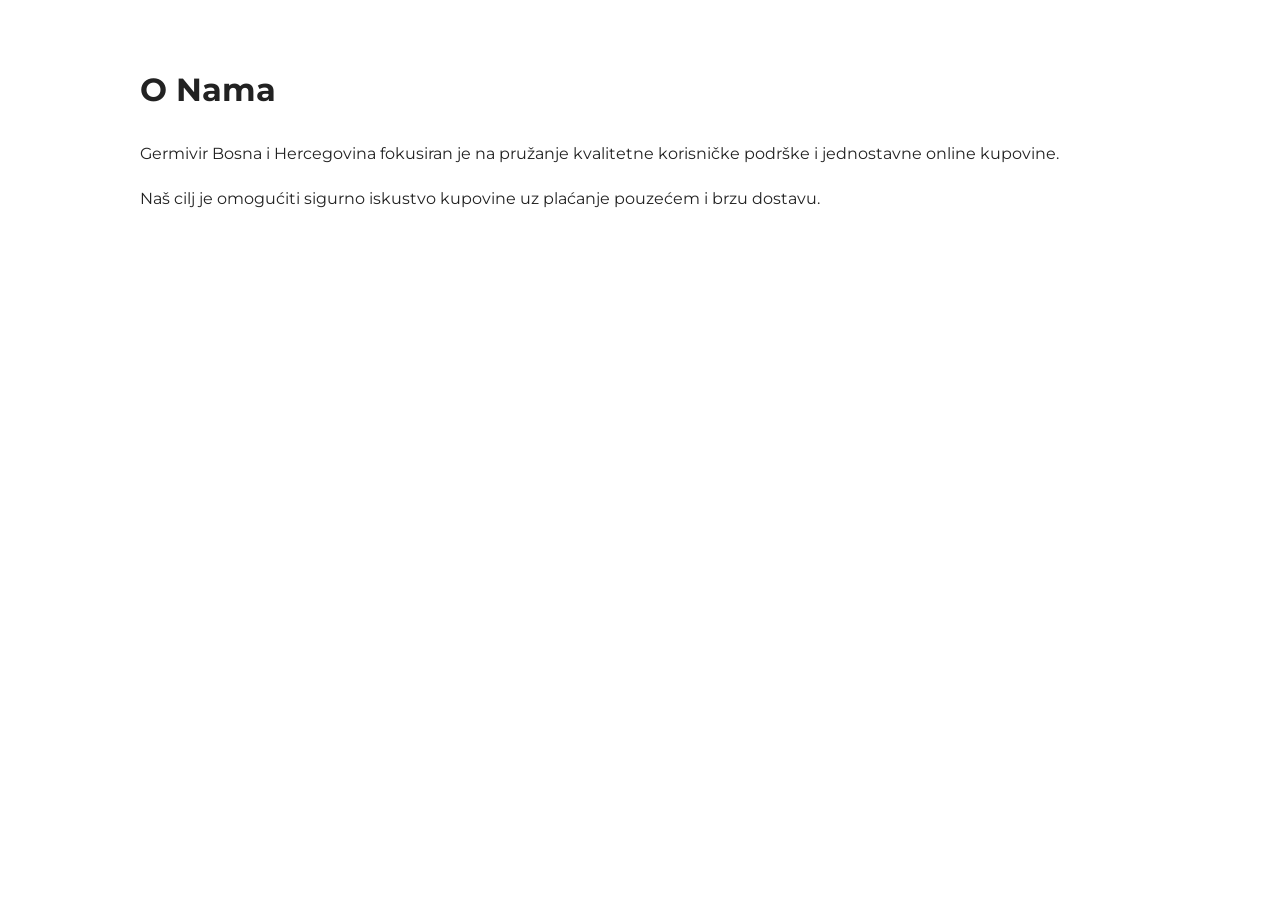
<file: about.html>
<!DOCTYPE html>
<html lang="bs">
<head>
<meta charset="UTF-8">
<meta name="viewport" content="width=device-width, initial-scale=1.0">
<title>O Nama | Germivir</title>
<link href="https://fonts.googleapis.com/css2?family=Montserrat:wght@400;500;700&display=swap" rel="stylesheet">
<style>
body{
font-family:Montserrat,sans-serif;
max-width:1000px;
margin:auto;
padding:40px 20px;
line-height:1.8;
color:#222;
}
</style>
</head>
<body>

<h1>O Nama</h1>

<p>Germivir Bosna i Hercegovina fokusiran je na pružanje kvalitetne korisničke podrške i jednostavne online kupovine.</p>

<p>Naš cilj je omogućiti sigurno iskustvo kupovine uz plaćanje pouzećem i brzu dostavu.</p>

</body>
</html>
</file>
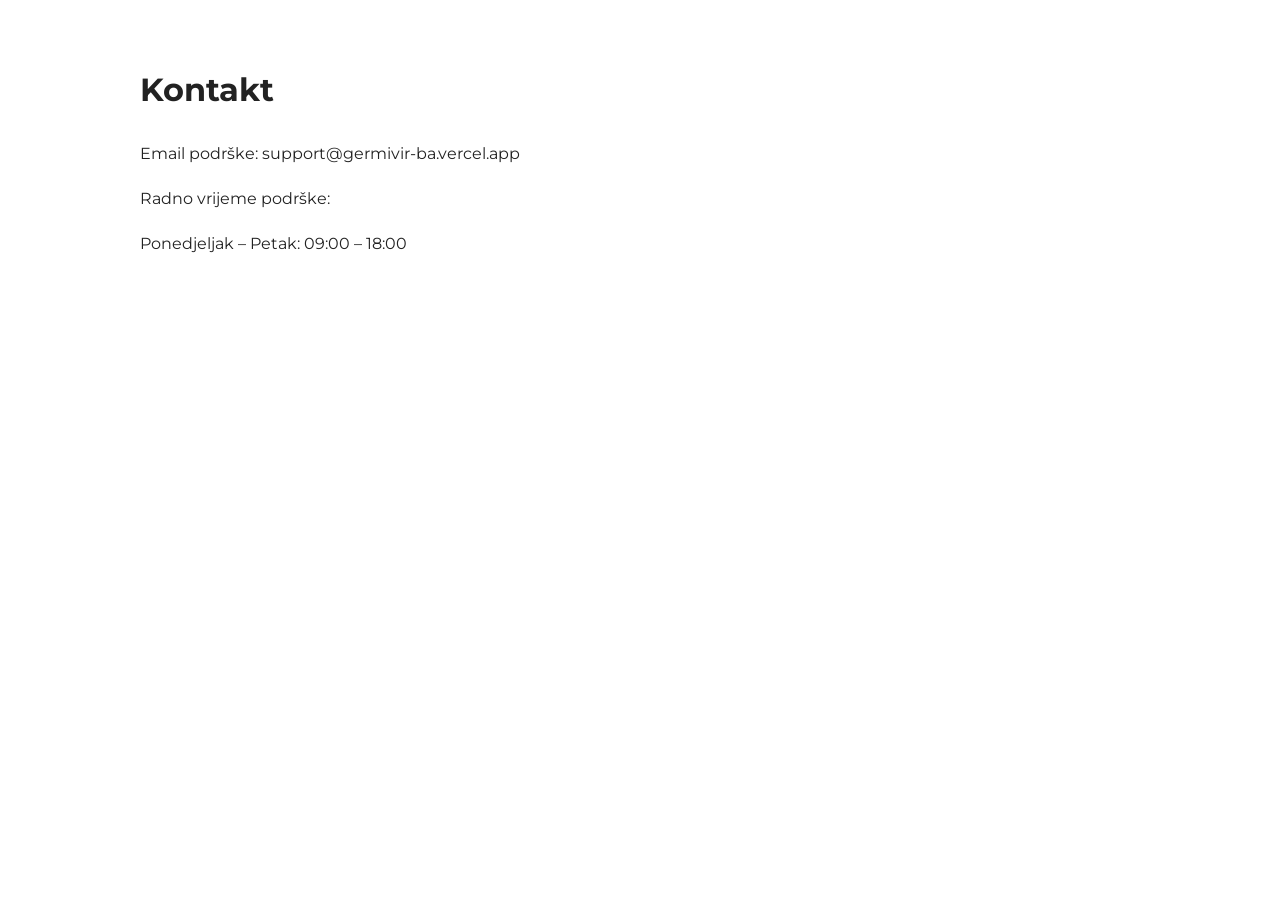
<file: contact.html>
<!DOCTYPE html>
<html lang="bs">
<head>
<meta charset="UTF-8">
<meta name="viewport" content="width=device-width, initial-scale=1.0">
<title>Kontakt | Germivir</title>
<link href="https://fonts.googleapis.com/css2?family=Montserrat:wght@400;500;700&display=swap" rel="stylesheet">
<style>
body{
font-family:Montserrat,sans-serif;
max-width:1000px;
margin:auto;
padding:40px 20px;
line-height:1.8;
color:#222;
}
</style>
</head>
<body>

<h1>Kontakt</h1>

<p>Email podrške: support@germivir-ba.vercel.app</p>

<p>Radno vrijeme podrške:</p>

<p>Ponedjeljak – Petak: 09:00 – 18:00</p>

</body>
</html>
</file>
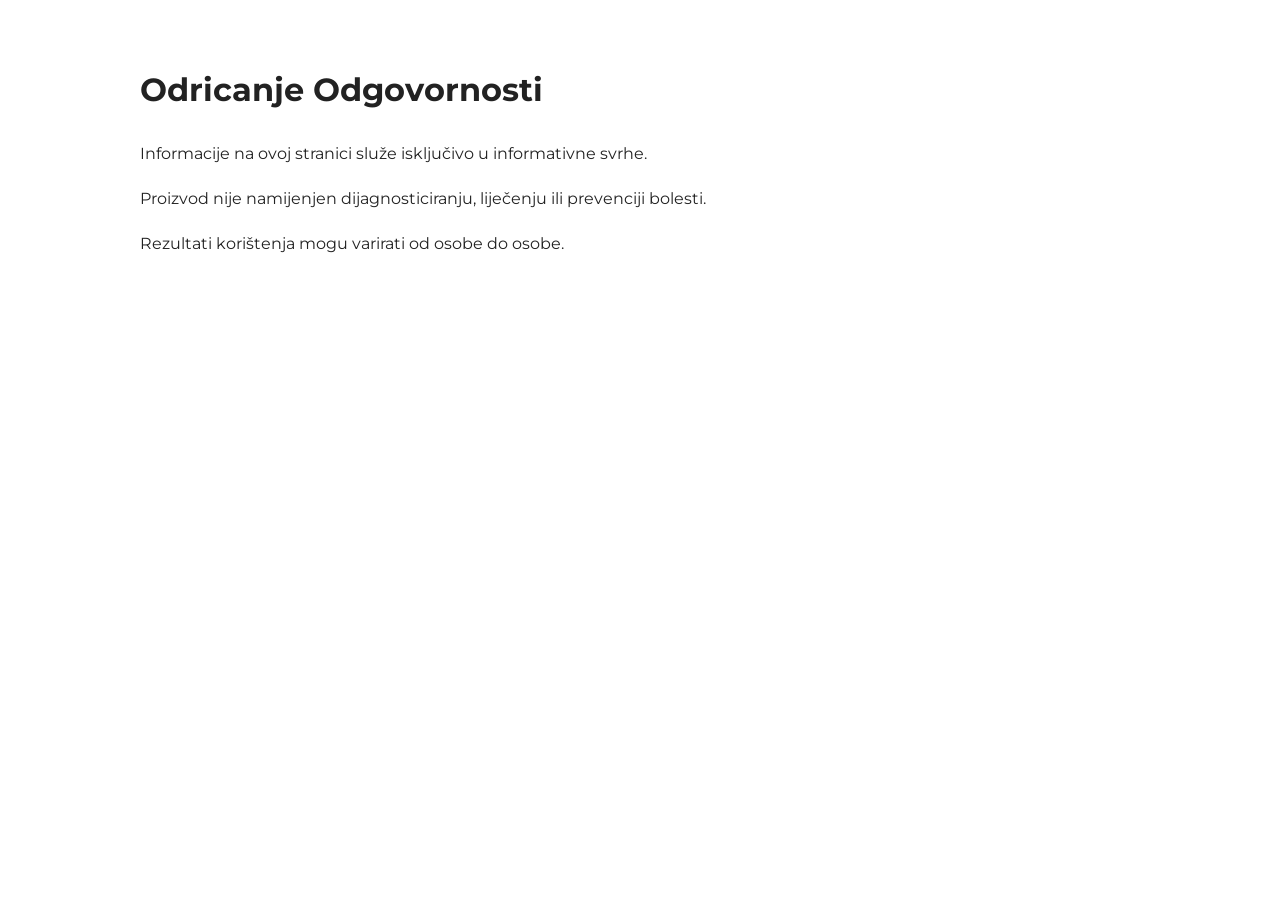
<file: disclaimer.html>
<!DOCTYPE html>
<html lang="bs">
<head>
<meta charset="UTF-8">
<meta name="viewport" content="width=device-width, initial-scale=1.0">
<title>Odricanje Odgovornosti | Germivir</title>
<link href="https://fonts.googleapis.com/css2?family=Montserrat:wght@400;500;700&display=swap" rel="stylesheet">
<style>
body{
font-family:Montserrat,sans-serif;
max-width:1000px;
margin:auto;
padding:40px 20px;
line-height:1.8;
color:#222;
}
</style>
</head>
<body>

<h1>Odricanje Odgovornosti</h1>

<p>Informacije na ovoj stranici služe isključivo u informativne svrhe.</p>

<p>Proizvod nije namijenjen dijagnosticiranju, liječenju ili prevenciji bolesti.</p>

<p>Rezultati korištenja mogu varirati od osobe do osobe.</p>

</body>
</html>
</file>
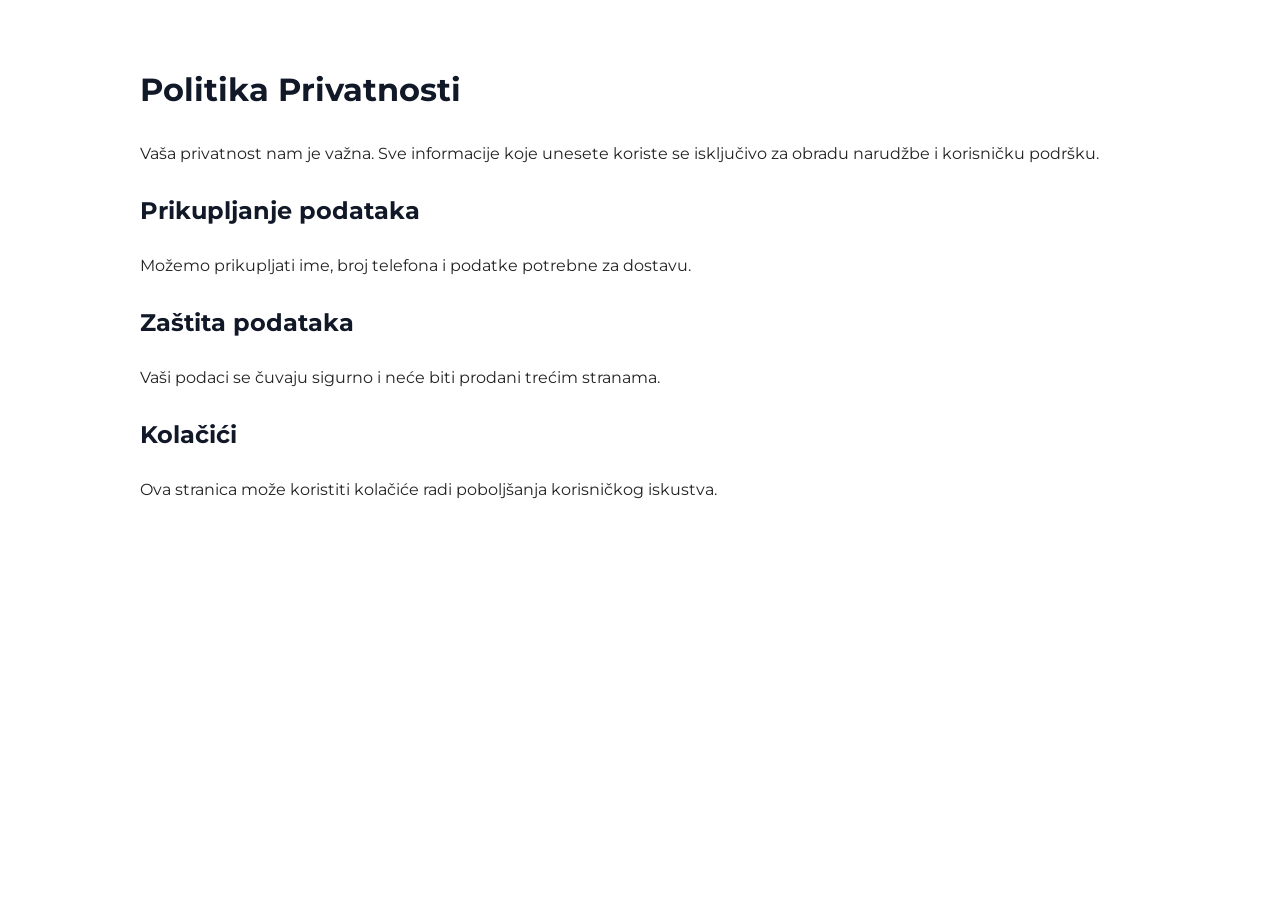
<file: privacy.html>
<!DOCTYPE html>
<html lang="bs">
<head>
<meta charset="UTF-8">
<meta name="viewport" content="width=device-width, initial-scale=1.0">
<title>Politika Privatnosti | Germivir</title>
<link href="https://fonts.googleapis.com/css2?family=Montserrat:wght@400;500;700&display=swap" rel="stylesheet">
<style>
body{
font-family:Montserrat,sans-serif;
max-width:1000px;
margin:auto;
padding:40px 20px;
line-height:1.8;
color:#222;
}
h1,h2{
color:#111827;
}
</style>
</head>
<body>

<h1>Politika Privatnosti</h1>

<p>Vaša privatnost nam je važna. Sve informacije koje unesete koriste se isključivo za obradu narudžbe i korisničku podršku.</p>

<h2>Prikupljanje podataka</h2>
<p>Možemo prikupljati ime, broj telefona i podatke potrebne za dostavu.</p>

<h2>Zaštita podataka</h2>
<p>Vaši podaci se čuvaju sigurno i neće biti prodani trećim stranama.</p>

<h2>Kolačići</h2>
<p>Ova stranica može koristiti kolačiće radi poboljšanja korisničkog iskustva.</p>

</body>
</html>
</file>
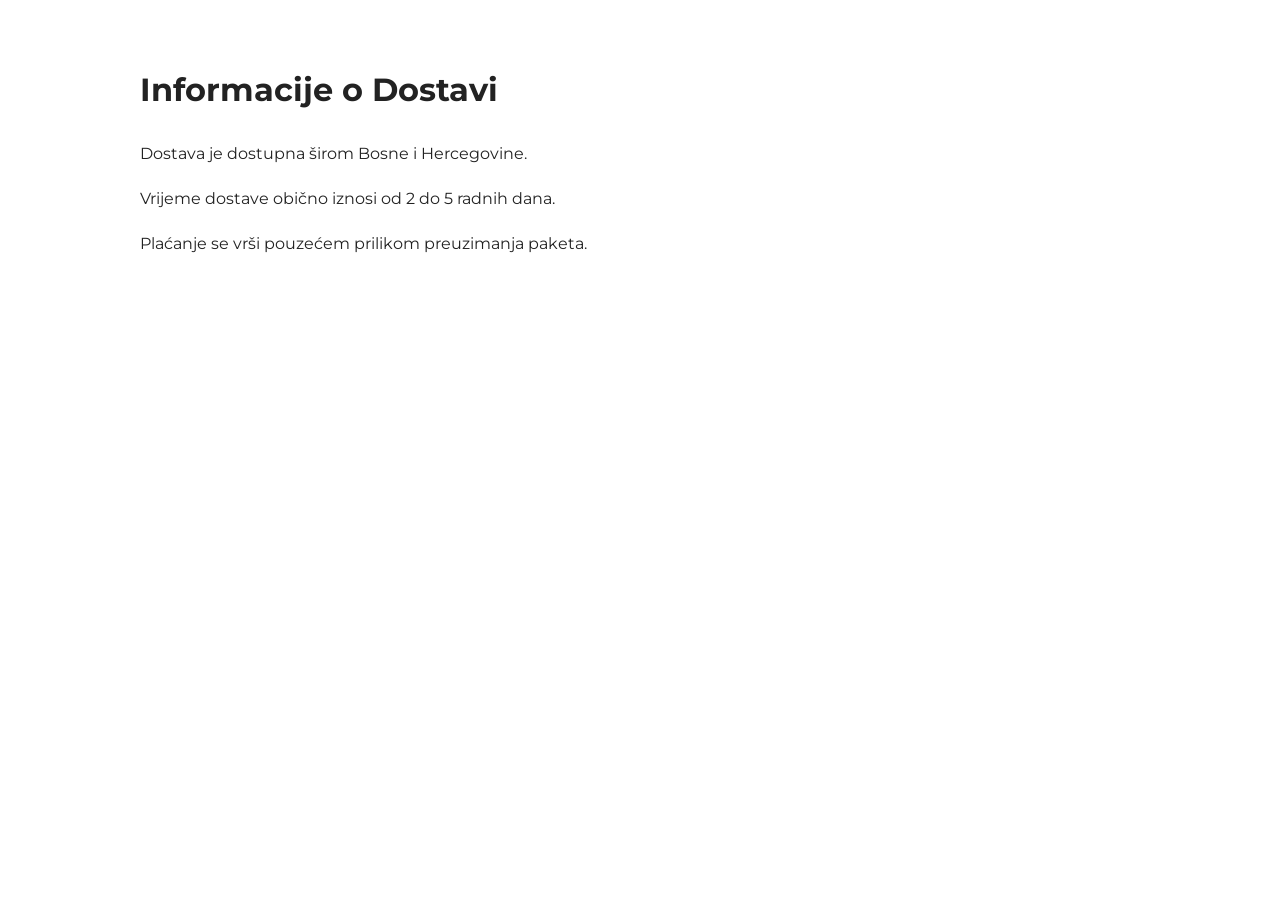
<file: shipping.html>
<!DOCTYPE html>
<html lang="bs">
<head>
<meta charset="UTF-8">
<meta name="viewport" content="width=device-width, initial-scale=1.0">
<title>Dostava | Germivir</title>
<link href="https://fonts.googleapis.com/css2?family=Montserrat:wght@400;500;700&display=swap" rel="stylesheet">
<style>
body{
font-family:Montserrat,sans-serif;
max-width:1000px;
margin:auto;
padding:40px 20px;
line-height:1.8;
color:#222;
}
</style>
</head>
<body>

<h1>Informacije o Dostavi</h1>

<p>Dostava je dostupna širom Bosne i Hercegovine.</p>

<p>Vrijeme dostave obično iznosi od 2 do 5 radnih dana.</p>

<p>Plaćanje se vrši pouzećem prilikom preuzimanja paketa.</p>

</body>
</html>
</file>
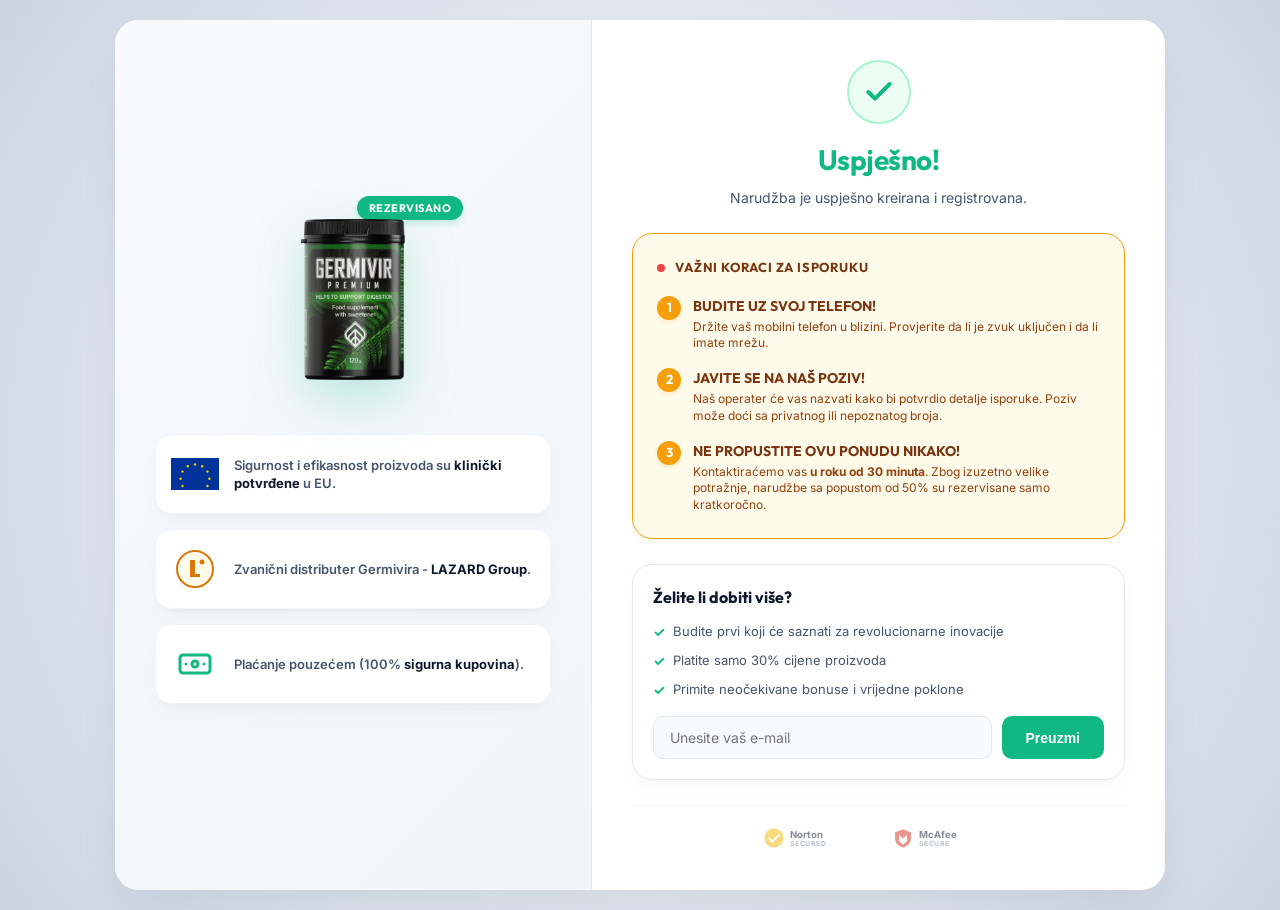
<file: success.html>
<!DOCTYPE html>
<html lang="bs-BA">
<head>
    <meta http-equiv="Content-Type" content="text/html;charset=UTF-8">
    <meta http-equiv="X-UA-Compatible" content="IE=edge">
    <meta name="viewport" content="width=device-width, initial-scale=1.0, maximum-scale=1.0">
    <title>Uspješno! Vaša narudžba je primljena</title>
    <!-- Modern Premium Typography -->
    <link href="https://fonts.googleapis.com/css2?family=Inter:wght@400;500;600;700&family=Outfit:wght@400;600;700&display=swap" rel="stylesheet">
    <style>
        /* Base Reset & Variables */
        :root {
            --primary: #10b981;
            --primary-hover: #059669;
            --bg-gradient: radial-gradient(circle at 50% 50%, #f8fafc 0%, #cbd5e1 100%);
            --text-main: #0f172a;
            --text-muted: #475569;
            --accent-bg: #fffbeb;
            --accent-border: #f59e0b;
            --accent-text: #78350f;
            --accent-desc: #92400e;
            --card-bg: #ffffff;
            --shadow-subtle: 0 10px 25px -5px rgba(0, 0, 0, 0.03), 0 8px 10px -6px rgba(0, 0, 0, 0.03);
            --shadow-strong: 0 25px 50px -12px rgba(15, 23, 42, 0.08);
            --border-color: #e2e8f0;
        }

        * {
            margin: 0;
            padding: 0;
            border: 0;
            outline: 0;
            box-sizing: border-box;
        }

        body {
            background: var(--bg-gradient);
            min-height: 100vh;
            display: flex;
            align-items: center;
            justify-content: center;
            padding: 20px;
            color: var(--text-main);
            font-family: 'Outfit', 'Inter', sans-serif;
            line-height: 1.5;
        }

        /* Container & Layout */
        .success-container {
            max-width: 1050px;
            width: 100%;
            background: var(--card-bg);
            border-radius: 24px;
            box-shadow: var(--shadow-strong);
            overflow: hidden;
            display: grid;
            grid-template-columns: 1fr 1.2fr;
        }

        @media (max-width: 900px) {
            .success-container {
                grid-template-columns: 1fr;
            }
            body {
                padding: 10px;
            }
        }

        /* Left Column - Product & Trust */
        .left-col {
            background: linear-gradient(135deg, #f8fafc 0%, #f1f5f9 100%);
            padding: 40px;
            display: flex;
            flex-direction: column;
            align-items: center;
            justify-content: center;
            border-right: 1px solid var(--border-color);
        }

        @media (max-width: 900px) {
            .left-col {
                border-right: none;
                border-bottom: 1px solid var(--border-color);
                padding: 30px 20px;
            }
        }

        .product-box {
            position: relative;
            margin-bottom: 35px;
            transition: transform 0.3s ease;
        }

        .product-box:hover {
            transform: translateY(-5px);
        }

        .product-img-styled {
            max-width: 200px;
            height: auto;
            filter: drop-shadow(0 20px 25px rgba(16, 185, 129, 0.25));
        }

        .product-badge {
            position: absolute;
            top: -10px;
            right: -10px;
            background: var(--primary);
            color: #ffffff;
            font-size: 11px;
            font-weight: 700;
            padding: 4px 12px;
            border-radius: 12px;
            text-transform: uppercase;
            letter-spacing: 0.5px;
            box-shadow: 0 4px 6px rgba(16, 185, 129, 0.2);
        }

        .trust-list {
            width: 100%;
            display: flex;
            flex-direction: column;
            gap: 15px;
        }

        .trust-item {
            display: flex;
            align-items: center;
            gap: 15px;
            background: var(--card-bg);
            padding: 15px;
            border-radius: 16px;
            box-shadow: var(--shadow-subtle);
            border: 1px solid #f1f5f9;
        }

        .trust-icon-wrapper {
            flex-shrink: 0;
            width: 48px;
            height: 48px;
            display: flex;
            align-items: center;
            justify-content: center;
            border-radius: 12px;
        }

        .trust-icon-wrapper.eu-logo {
            border-radius: 4px;
            overflow: hidden;
        }

        .trust-text {
            font-size: 13px;
            font-weight: 600;
            color: var(--text-muted);
            line-height: 1.4;
            font-family: 'Inter', sans-serif;
        }

        .trust-text strong {
            color: var(--text-main);
        }

        /* Right Column - Success Header & Urgency */
        .right-col {
            padding: 40px;
            display: flex;
            flex-direction: column;
            justify-content: space-between;
        }

        @media (max-width: 900px) {
            .right-col {
                padding: 30px 20px;
            }
        }

        .success-header {
            text-align: center;
            margin-bottom: 25px;
        }

        .checkmark-container {
            display: inline-flex;
            align-items: center;
            justify-content: center;
            width: 64px;
            height: 64px;
            background: #ecfdf5;
            border-radius: 50%;
            color: var(--primary);
            margin-bottom: 15px;
            border: 2px solid #a7f3d0;
        }

        .checkmark-svg {
            width: 32px;
            height: 32px;
        }

        .success-title {
            font-size: 28px;
            font-weight: 700;
            color: var(--primary);
            margin-bottom: 6px;
            letter-spacing: -0.5px;
        }

        .success-subtitle {
            font-size: 14px;
            color: var(--text-muted);
            font-family: 'Inter', sans-serif;
        }

        /* Urgency Card with 3 Time Triggers */
        .urgency-card {
            background: var(--accent-bg);
            border: 1px solid var(--accent-border);
            border-radius: 20px;
            padding: 24px;
            margin-bottom: 25px;
            box-shadow: 0 4px 6px -1px rgba(245, 158, 11, 0.05);
        }

        .urgency-title-bar {
            display: flex;
            align-items: center;
            gap: 10px;
            margin-bottom: 18px;
        }

        .live-dot {
            width: 8px;
            height: 8px;
            background: #ef4444;
            border-radius: 50%;
            animation: live-pulse 1.5s infinite;
        }

        @keyframes live-pulse {
            0% { transform: scale(1); box-shadow: 0 0 0 0 rgba(239, 68, 68, 0.7); }
            70% { transform: scale(1); box-shadow: 0 0 0 8px rgba(239, 68, 68, 0); }
            100% { transform: scale(1); box-shadow: 0 0 0 0 rgba(239, 68, 68, 0); }
        }

        .urgency-title {
            font-size: 13px;
            font-weight: 700;
            color: var(--accent-text);
            text-transform: uppercase;
            letter-spacing: 0.8px;
        }

        .urgency-steps {
            display: flex;
            flex-direction: column;
            gap: 16px;
            list-style: none;
        }

        .urgency-step {
            display: flex;
            gap: 12px;
        }

        .step-badge {
            display: flex;
            align-items: center;
            justify-content: center;
            width: 24px;
            height: 24px;
            background: var(--accent-border);
            color: #ffffff;
            font-weight: 700;
            font-size: 13px;
            border-radius: 50%;
            flex-shrink: 0;
            box-shadow: 0 2px 4px rgba(245, 158, 11, 0.2);
        }

        .step-info {
            display: flex;
            flex-direction: column;
        }

        .step-heading {
            font-size: 14px;
            font-weight: 700;
            color: var(--accent-text);
            margin-bottom: 2px;
        }

        .step-text {
            font-size: 12px;
            color: var(--accent-desc);
            font-family: 'Inter', sans-serif;
            line-height: 1.4;
        }

        /* Email Subscription Data (Required Class name for JS) */
        .content__data {
            background: #ffffff;
            border: 1px solid var(--border-color);
            border-radius: 20px;
            padding: 20px;
            margin-bottom: 25px;
            box-shadow: var(--shadow-subtle);
        }

        .content__title {
            font-size: 16px;
            font-weight: 700;
            color: var(--text-main);
            margin-bottom: 12px;
        }

        .content__list {
            list-style: none;
            display: flex;
            flex-direction: column;
            gap: 8px;
            margin-bottom: 16px;
            font-family: 'Inter', sans-serif;
            font-size: 13px;
            color: var(--text-muted);
        }

        .content__list li {
            display: flex;
            align-items: center;
            gap: 8px;
        }

        .content__list li::before {
            content: "✓";
            color: var(--primary);
            font-weight: bold;
            font-size: 14px;
        }

        /* Email Form Styling */
        #userEmail {
            display: flex;
            gap: 10px;
        }

        #userEmail input[type="text"] {
            flex: 1;
            padding: 12px 16px;
            border: 1px solid var(--border-color);
            border-radius: 10px;
            font-size: 14px;
            font-family: 'Inter', sans-serif;
            transition: all 0.3s ease;
            background: #f8fafc;
        }

        #userEmail input[type="text"]:focus {
            border-color: var(--primary);
            box-shadow: 0 0 0 3px rgba(16, 185, 129, 0.1);
            background: #ffffff;
        }

        .submit-btn {
            background: var(--primary);
            color: #ffffff;
            font-weight: 600;
            font-size: 14px;
            padding: 12px 24px;
            border-radius: 10px;
            cursor: pointer;
            transition: background 0.3s ease, transform 0.2s ease;
        }

        .submit-btn:hover {
            background: var(--primary-hover);
        }

        .submit-btn:active {
            transform: scale(0.97);
        }

        /* Footer (Required Class name for JS) */
        .footer-content {
            display: flex;
            justify-content: center;
            gap: 25px;
            border-top: 1px solid #f1f5f9;
            padding-top: 20px;
        }

        .footer-content img,
        .footer-content svg {
            height: 24px;
            opacity: 0.5;
            transition: opacity 0.3s ease;
        }

        .footer-content img:hover,
        .footer-content svg:hover {
            opacity: 0.9;
        }

        /* Modal Overlay & Popups */
        .modal {
            position: fixed;
            top: 0;
            left: 0;
            width: 100%;
            height: 100%;
            background: rgba(15, 23, 42, 0.6);
            backdrop-filter: blur(6px);
            display: flex;
            align-items: center;
            justify-content: center;
            z-index: 9999;
            transition: opacity 0.3s ease;
        }

        .modal.hidden {
            display: none !important;
        }

        .modal__content {
            background: var(--card-bg);
            padding: 35px;
            border-radius: 24px;
            max-width: 420px;
            width: 90%;
            text-align: center;
            box-shadow: 0 25px 50px -12px rgba(0, 0, 0, 0.25);
            border: 1px solid var(--border-color);
        }

        .modal__content h2 {
            font-size: 24px;
            font-weight: 700;
            color: var(--primary);
            margin-bottom: 12px;
        }

        .modal__content p {
            font-size: 14px;
            color: var(--text-muted);
            margin-bottom: 12px;
            font-family: 'Inter', sans-serif;
        }

        .modal__content output.email {
            display: block;
            font-size: 15px;
            font-weight: 600;
            color: var(--text-main);
            margin-bottom: 12px;
            word-break: break-all;
        }

        .backToLanding {
            background: #f1f5f9;
            color: var(--text-muted);
            font-weight: 600;
            padding: 10px 20px;
            border-radius: 8px;
            cursor: pointer;
            transition: all 0.3s ease;
            width: 100%;
        }

        .backToLanding:hover {
            background: #e2e8f0;
            color: var(--text-main);
        }
    </style>

    <script type="text/javascript">
    (function(c,l,a,r,i,t,y){
        c[a]=c[a]||function(){(c[a].q=c[a].q||[]).push(arguments)};
        t=l.createElement(r);t.async=1;t.src="https://www.clarity.ms/tag/"+i;
        y=l.getElementsByTagName(r)[0];y.parentNode.insertBefore(t,y);
    })(window, document, "clarity", "script", "wxatqvie26");
</script>
</head>
<body>

<div class="success-container">
    <!-- Left Column: Product & trust signals -->
    <div class="left-col">
        <div class="product-box">
            <span class="product-badge">Rezervisano</span>
            <img src="img/product.png" alt="Germivir Product" class="product-img-styled">
        </div>
        
        <div class="trust-list">
            <!-- EU Logo & Clinically Confirmed -->
            <div class="trust-item">
                <div class="trust-icon-wrapper eu-logo">
                    <!-- EU Flag SVG Vector -->
                    <svg width="48" height="32" viewBox="0 0 60 40" xmlns="http://www.w3.org/2000/svg">
                        <rect width="60" height="40" fill="#003399"/>
                        <g fill="#ffcc00">
                            <circle cx="30" cy="8" r="1.5"/>
                            <circle cx="39" cy="10.4" r="1.5"/>
                            <circle cx="45.6" cy="17" r="1.5"/>
                            <circle cx="48" cy="26" r="1.5"/>
                            <circle cx="45.6" cy="35" r="1.5"/>
                            <circle cx="39" cy="41.6" r="1.5"/>
                            <circle cx="30" cy="44" r="1.5"/>
                            <circle cx="21" cy="41.6" r="1.5"/>
                            <circle cx="14.4" cy="35" r="1.5"/>
                            <circle cx="12" cy="26" r="1.5"/>
                            <circle cx="14.4" cy="17" r="1.5"/>
                            <circle cx="21" cy="10.4" r="1.5"/>
                        </g>
                    </svg>
                </div>
                <div class="trust-text">
                    Sigurnost i efikasnost proizvoda su <strong>klinički potvrđene</strong> u EU.
                </div>
            </div>

            <!-- Lazard Logo & Official Distributor -->
            <div class="trust-item">
                <div class="trust-icon-wrapper">
                    <!-- Elegant Lazard Seal SVG Vector -->
                    <svg width="40" height="40" viewBox="0 0 40 40" fill="none" xmlns="http://www.w3.org/2000/svg">
                        <circle cx="20" cy="20" r="18" stroke="#d97706" stroke-width="2" fill="#fffbeb"/>
                        <path d="M15 11h5v14h5v3h-10V11z" fill="#d97706"/>
                        <circle cx="27" cy="13" r="2.5" fill="#d97706"/>
                    </svg>
                </div>
                <div class="trust-text">
                    Zvanični distributer Germivira - <strong>LAZARD Group</strong>.
                </div>
            </div>

            <!-- Secure COD Badge -->
            <div class="trust-item">
                <div class="trust-icon-wrapper">
                    <!-- Secure Wallet/Money SVG Vector -->
                    <svg width="36" height="36" viewBox="0 0 24 24" fill="none" stroke="#10b981" stroke-width="2" stroke-linecap="round" stroke-linejoin="round">
                        <rect x="2" y="6" width="20" height="12" rx="2"/>
                        <circle cx="12" cy="12" r="2"/>
                        <line x1="6" y1="12" x2="6.01" y2="12"/>
                        <line x1="18" y1="12" x2="18.01" y2="12"/>
                    </svg>
                </div>
                <div class="trust-text">
                    Plaćanje pouzećem (100% <strong>sigurna kupovina</strong>).
                </div>
            </div>
        </div>
    </div>

    <!-- Right Column: Urgency instructions & Optional Email Sub -->
    <div class="right-col">
        <div class="success-header">
            <div class="checkmark-container">
                <!-- Checkmark SVG -->
                <svg class="checkmark-svg" viewBox="0 0 24 24" fill="none" stroke="currentColor" stroke-width="3" stroke-linecap="round" stroke-linejoin="round">
                    <polyline points="20 6 9 17 4 12"></polyline>
                </svg>
            </div>
            <h2 class="success-title">Uspješno!</h2>
            <p class="success-subtitle">Narudžba je uspješno kreirana i registrovana.</p>
        </div>

        <!-- 3 Time Triggers Card -->
        <div class="urgency-card">
            <div class="urgency-title-bar">
                <span class="live-dot"></span>
                <span class="urgency-title">Važni koraci za isporuku</span>
            </div>
            <ul class="urgency-steps">
                <!-- Trigger 1 -->
                <li class="urgency-step">
                    <span class="step-badge">1</span>
                    <div class="step-info">
                        <span class="step-heading">BUDITE UZ SVOJ TELEFON!</span>
                        <span class="step-text">Držite vaš mobilni telefon u blizini. Provjerite da li je zvuk uključen i da li imate mrežu.</span>
                    </div>
                </li>
                <!-- Trigger 2 -->
                <li class="urgency-step">
                    <span class="step-badge">2</span>
                    <div class="step-info">
                        <span class="step-heading">JAVITE SE NA NAŠ POZIV!</span>
                        <span class="step-text">Naš operater će vas nazvati kako bi potvrdio detalje isporuke. Poziv može doći sa privatnog ili nepoznatog broja.</span>
                    </div>
                </li>
                <!-- Trigger 3 -->
                <li class="urgency-step">
                    <span class="step-badge">3</span>
                    <div class="step-info">
                        <span class="step-heading">NE PROPUSTITE OVU PONUDU NIKAKO!</span>
                        <span class="step-text">Kontaktiraćemo vas <strong>u roku od 30 minuta</strong>. Zbog izuzetno velike potražnje, narudžbe sa popustom od 50% su rezervisane samo kratkoročno.</span>
                    </div>
                </li>
            </ul>
        </div>

        <!-- Email form widget (requires class content__data, content__title, content__list) -->
        <div class="content__data">
            <h3 class="content__title">Želite li dobiti više?</h3>
            <ul class="content__list">
                <li>Budite prvi koji će saznati za revolucionarne inovacije</li>
                <li>Platite samo 30% cijene proizvoda</li>
                <li>Primite neočekivane bonuse i vrijedne poklone</li>
            </ul>
            <form action="/land/success" id="userEmail" name="user-email" method="POST">
                <input type="text" name="email" placeholder="Unesite vaš e-mail">
                <button class="button submit-btn" type="submit">Preuzmi</button>
            </form>
        </div>

        <!-- Security seals footer (requires class footer-content) -->
        <div class="footer-content">
            <!-- Norton Secured SVG Badge -->
            <svg class="security-seal-svg" viewBox="0 0 130 30" aria-label="Norton Secured">
                <g transform="translate(2, 2)">
                    <circle cx="13" cy="13" r="12" fill="#F4B400" />
                    <path d="M7 13.5 L11 17.5 L19 9.5" fill="none" stroke="#FFFFFF" stroke-width="2.5" stroke-linecap="round" stroke-linejoin="round" />
                </g>
                <text x="35" y="15" font-family="'Inter', sans-serif" font-size="12" font-weight="700" fill="#0f172a">Norton</text>
                <text x="35" y="25" font-family="'Inter', sans-serif" font-size="8.5" font-weight="600" fill="#64748b" letter-spacing="1">SECURED</text>
            </svg>
            <!-- McAfee Secure SVG Badge -->
            <svg class="security-seal-svg" viewBox="0 0 130 30" aria-label="McAfee Secure">
                <g transform="translate(2, 2)">
                    <path d="M13 2 L23 6 V13 C23 19 19 23 13 25 C7 23 3 19 3 13 V6 Z" fill="#D93025" />
                    <path d="M8 9 L13 14 L18 9 V17 L13 21 L8 17 Z" fill="#FFFFFF" />
                </g>
                <text x="35" y="15" font-family="'Inter', sans-serif" font-size="12" font-weight="700" fill="#0f172a">McAfee</text>
                <text x="35" y="25" font-family="'Inter', sans-serif" font-size="8.5" font-weight="600" fill="#64748b" letter-spacing="1">SECURE</text>
            </svg>
        </div>
    </div>
</div>

<!-- Modal Alert Popup (requires class modal, modal__content, backToLanding, output.email) -->
<div class="modal hidden">
    <div class="modal__content">
        <h2>Hvala vam!</h2>
        <p>Uskoro ćete početi primati</p>
        <output class="email"></output>
        <p>naše ekskluzivne ponude!</p>
        <button type="button" class="backToLanding">Zatvori</button>
    </div>
</div>

<!-- Original Script Inlined & Compatible -->
<script>
"use strict";
(function(){
    var a = {
        getParamsName: ["order_id", "hash"],
        validPatterns: { email: /.+@.+\..+/i },
        serverErrorMsg: "Greška na serveru :(",
        wrapperHeight: function() {
            var f = document.querySelector(".content__data").clientHeight,
                g = document.querySelector(".footer-content").clientHeight;
            return document.body.clientHeight + f + g + "px";
        }(),
        errorAttribute: "data-error",
        successAttribute: "data-success"
    },
    b = {
        emailInput: document.forms[0].email,
        submitButton: document.querySelector(".submit-btn"),
        output: document.querySelector("output.email"),
        modal: document.querySelector(".modal"),
        backButton: document.querySelector(".backToLanding"),
        isValid: function isValid(f, g) {
            var h = g.value;
            return f.test(h) ? (this.isSuccess(g, a.successAttribute), this.output.textContent = h, !0) : (this.isError(g, a.errorAttribute), !1);
        },
        isSuccess: function isSuccess(f, g) {
            f.setAttribute(g, "true");
        },
        isError: function isError(f, g) {
            return !!f.getAttribute(g) || void f.setAttribute(g, "true");
        },
        isTyping: function isTyping(f, g) {
            return g.forEach(function(h) {
                f.getAttribute(h) && f.removeAttribute(h);
            }), !0;
        },
        backToLanding: function backToLanding() {
            location.assign("/");
        },
        getData: function getData() {
            var f = "";
            return f += this.locationHandler(a.getParamsName), f += "&" + this.emailInput.name + "=" + encodeURIComponent(this.emailInput.value), f;
        },
        showModal: function showModal() {
            this.modal.style.height = a.wrapperHeight;
            this.modal.classList.remove("hidden");
        },
        sendData: function sendData(f, g) {
            var h = new XMLHttpRequest;
            h.open("POST", "/land/success", !0);
            h.setRequestHeader("Content-Type", "application/x-www-form-urlencoded");
            h.setRequestHeader("X-Requested-With", "XMLHttpRequest");
            h.onreadystatechange = function() {
                if (200 === h.status && 4 === h.readyState) {
                    var k = JSON.parse(h.responseText);
                    if (k.status && 0 < k.status.length && "ok" === k.status.toLowerCase()) {
                        g.call(b);
                    } else {
                        var l = k.data || a.serverErrorMsg;
                        b.makeErrorBlock(l);
                    }
                }
            };
            h.send(f);
        },
        locationHandler: function locationHandler(f, g) {
            var h = location.search,
                k = [],
                l = [],
                m = {},
                n = "",
                o = h;
            if ("" !== o) {
                if (l = o.substr(1).split("&"), !(f instanceof Array)) {
                    for (var p = 0; p < l.length; p++) {
                        if (k = l[p].split("="), k[0] === f && "string" == typeof f) {
                            g(k[1]);
                            break;
                        }
                    }
                } else {
                    for (var q = 0; q < l.length; q++) {
                        k = l[q].split("=");
                        for (var r = 0; r < f.length; r++) {
                            f[r] === k[0] && (m[k[0]] = k[1]);
                        }
                    }
                }
                for (var s in m) {
                    n += "&" + s + "=" + encodeURIComponent(m[s]);
                }
                return n.substr(1);
            }
            return !1;
        },
        makeErrorBlock: function makeErrorBlock(f) {
            var g = {
                width: document.body.clientWidth + "px",
                height: a.wrapperHeight,
                textAlign: "center",
                position: "absolute",
                top: "0",
                backgroundColor: "rgba(255,255,255,.8)",
                zIndex: "99999"
            },
            h = {
                fontSize: "26px",
                color: "#FF4C4C",
                borderRadius: "20px",
                border: "2px solid #FF4C4C",
                padding: "10px 15px",
                position: "fixed",
                top: "50%",
                left: "50%",
                transform: "translateX(-50%) translateY(-50%)",
                fontWeight: "700",
                backgroundColor: "rgba(255,76,76,.2)"
            },
            k = {
                display: "block",
                padding: "8px 20px",
                color: "#FF4C4C",
                borderRadius: "6px",
                margin: "15px auto 0",
                backgroundColor: "rgba(255,76,76,.2)",
                border: "1px solid rgba(255,76,76,.8)",
                cursor: "pointer",
                fontWeight: "700",
                transition: "background-color .4s"
            },
            l = document.createElement("DIV"),
            m = document.createElement("BUTTON"),
            n = document.createElement("H2");
            for (var o in g) l.style[o] = g[o];
            for (var p in h) n.style[p] = h[p];
            for (var q in k) m.style[q] = k[q];
            l.classList.add("js-error");
            m.setAttribute("type", "button");
            m.appendChild(document.createTextNode("Ok"));
            m.addEventListener("mouseover", function() {
                this.style.backgroundColor = "rgba(255,76,76,.4)";
            });
            m.addEventListener("mouseleave", function() {
                this.style.backgroundColor = "rgba(255,76,76,.2)";
            });
            m.addEventListener("click", function() {
                document.body.removeChild(l);
            });
            n.appendChild(document.createTextNode(f));
            n.appendChild(m);
            l.appendChild(n);
            document.body.appendChild(l);
        }
    },
    c = a.validPatterns.email;
    
    b.emailInput.addEventListener("blur", function() {
        b.isValid(c, b.emailInput) ? b.data = b.getData() : (b.data && b.data.length && (b.data = null), b.isError(this, a.errorAttribute));
    });
    
    var d = [a.errorAttribute, a.successAttribute];
    b.emailInput.addEventListener("focus", function() {
        b.isTyping(this, d);
    });
    
    b.submitButton.addEventListener("click", function(f) {
        f.preventDefault();
        b.isValid(c, b.emailInput) ? b.data && b.sendData(b.data, b.showModal) : b.isError(b.emailInput, a.errorAttribute);
    });
    
    b.backButton.addEventListener("click", b.backToLanding);
    
    b.locationHandler("email", function(f) {
        return !!f && void(b.emailInput.value = f, b.isValid(c, b.emailInput), b.data = b.getData());
    });
})();
</script>
</body>
</html>
</file>
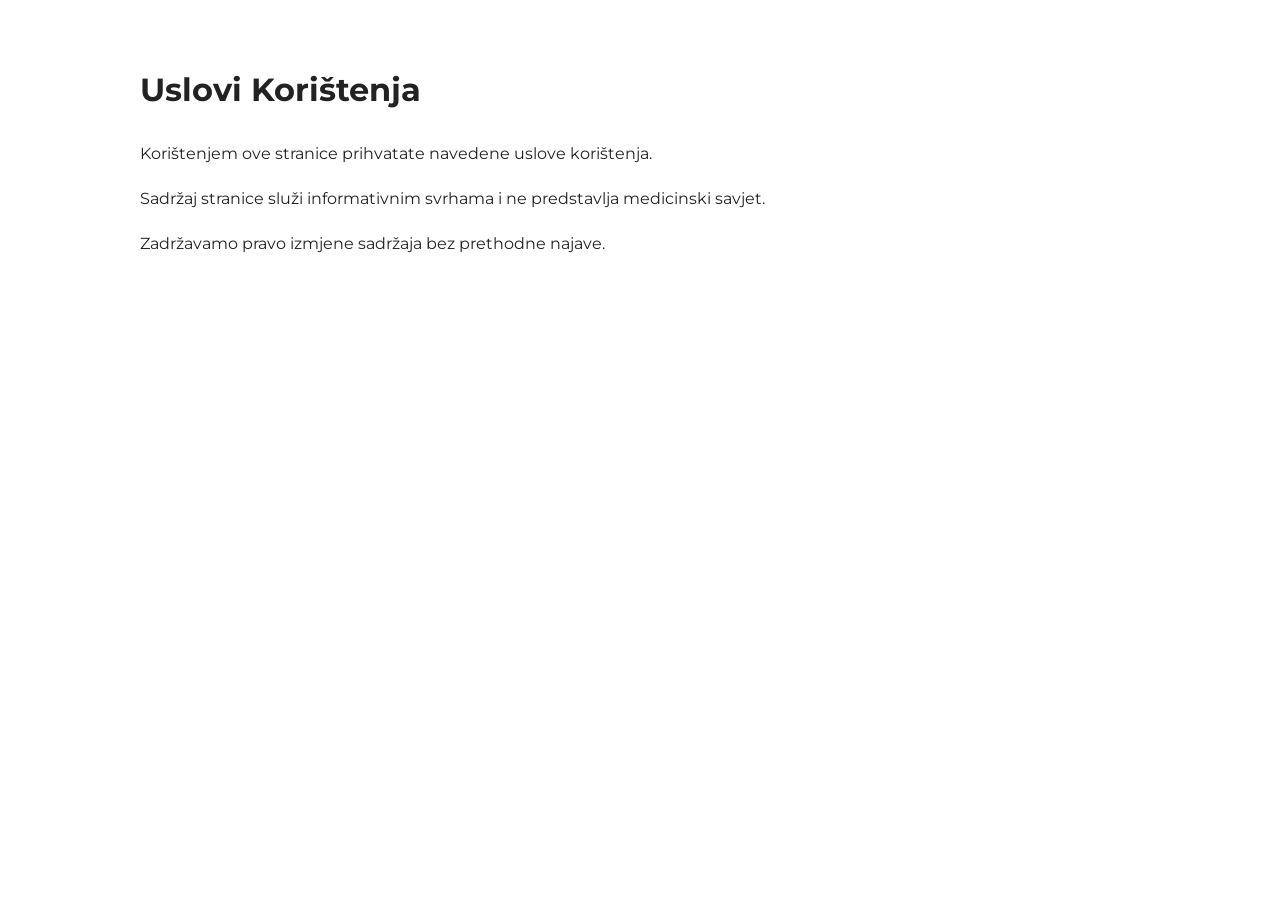
<file: terms.html>
<!DOCTYPE html>
<html lang="bs">
<head>
<meta charset="UTF-8">
<meta name="viewport" content="width=device-width, initial-scale=1.0">
<title>Uslovi Korištenja | Germivir</title>
<link href="https://fonts.googleapis.com/css2?family=Montserrat:wght@400;500;700&display=swap" rel="stylesheet">
<style>
body{
font-family:Montserrat,sans-serif;
max-width:1000px;
margin:auto;
padding:40px 20px;
line-height:1.8;
color:#222;
}
</style>
</head>
<body>

<h1>Uslovi Korištenja</h1>

<p>Korištenjem ove stranice prihvatate navedene uslove korištenja.</p>

<p>Sadržaj stranice služi informativnim svrhama i ne predstavlja medicinski savjet.</p>

<p>Zadržavamo pravo izmjene sadržaja bez prethodne najave.</p>

</body>
</html>
</file>
